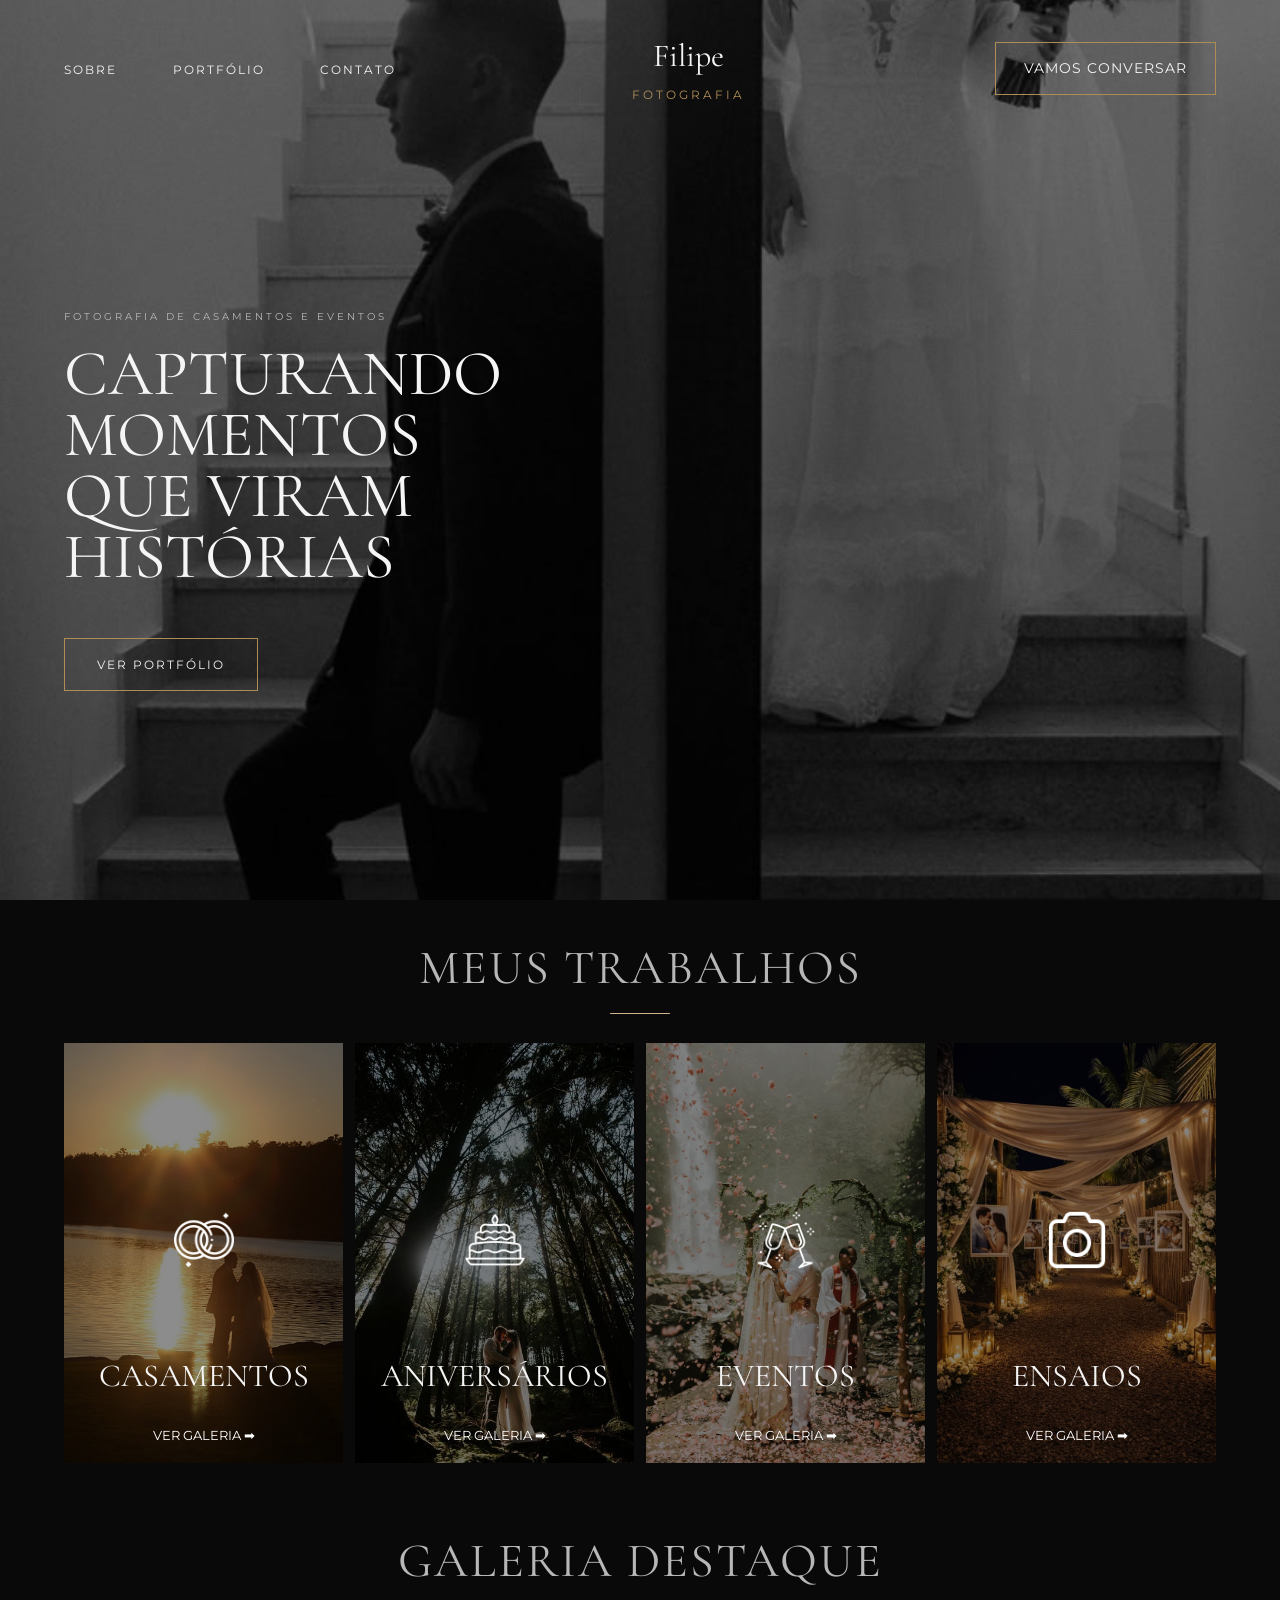
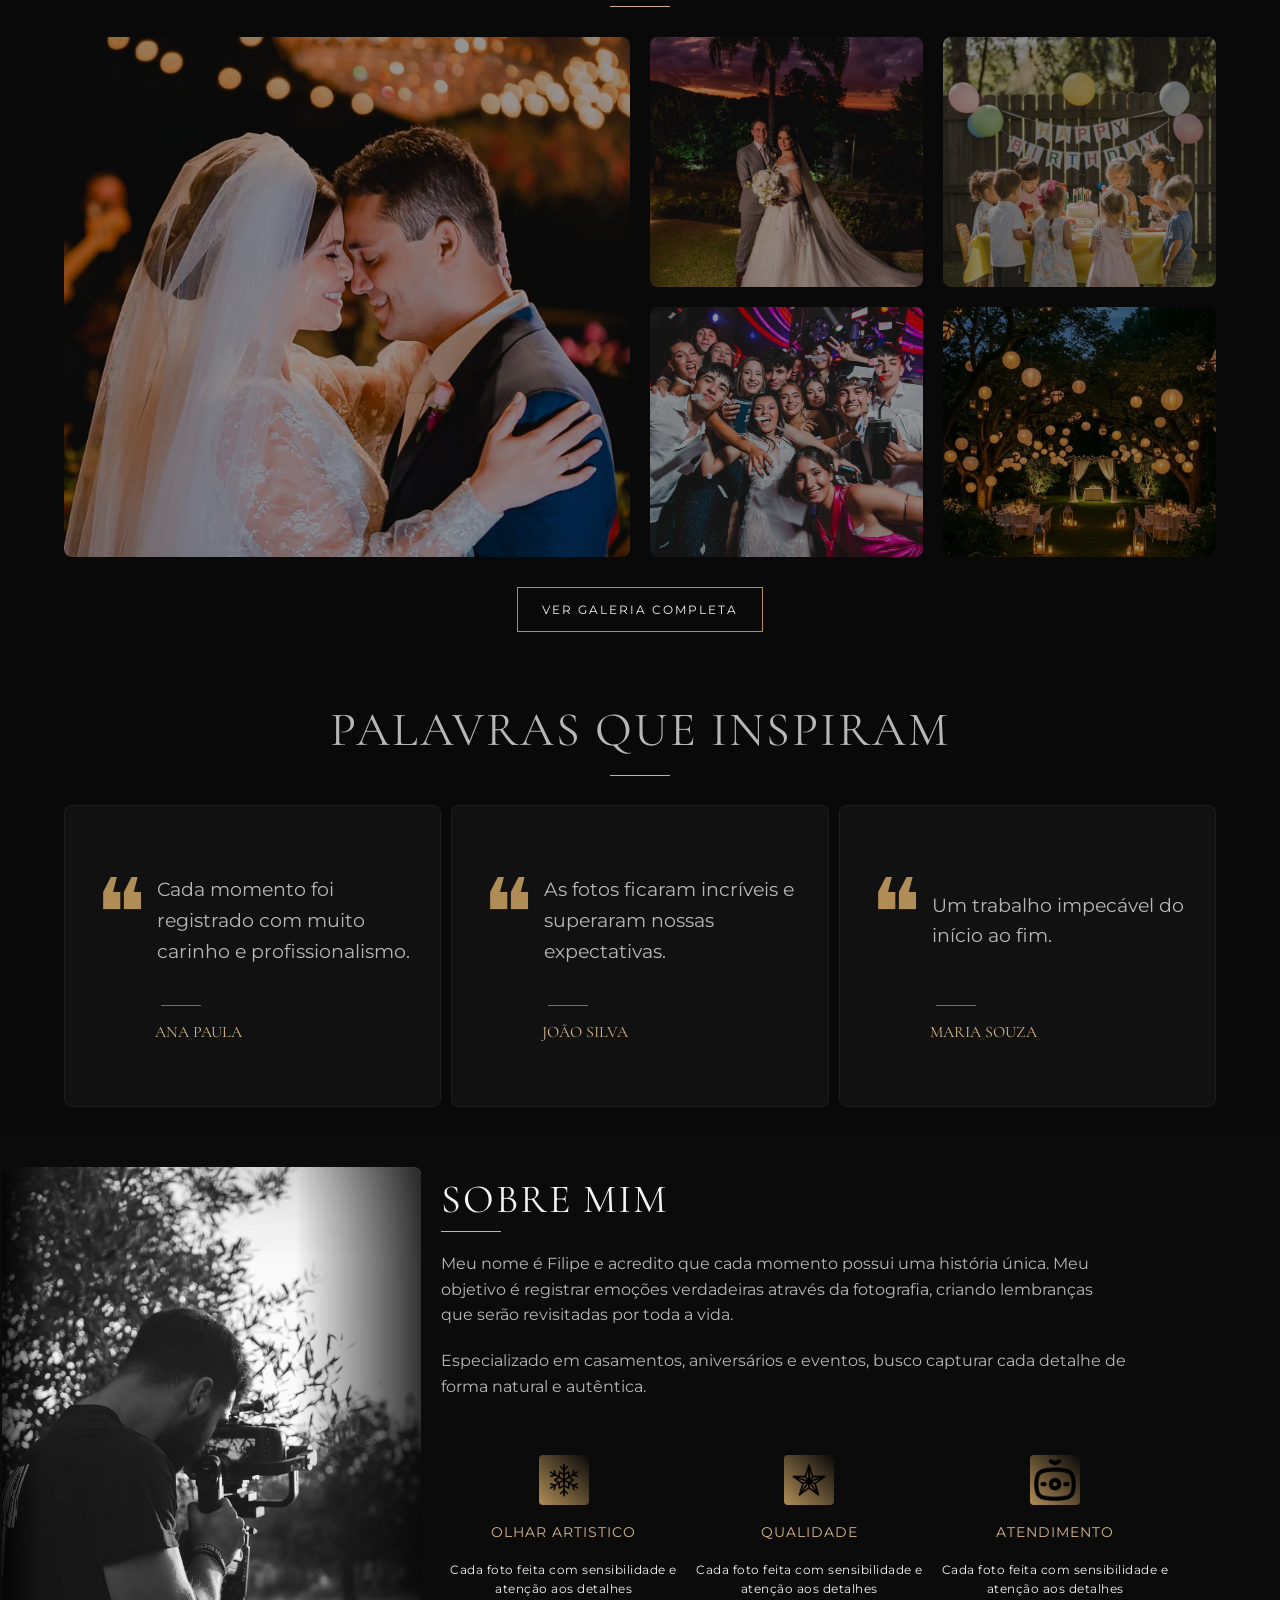
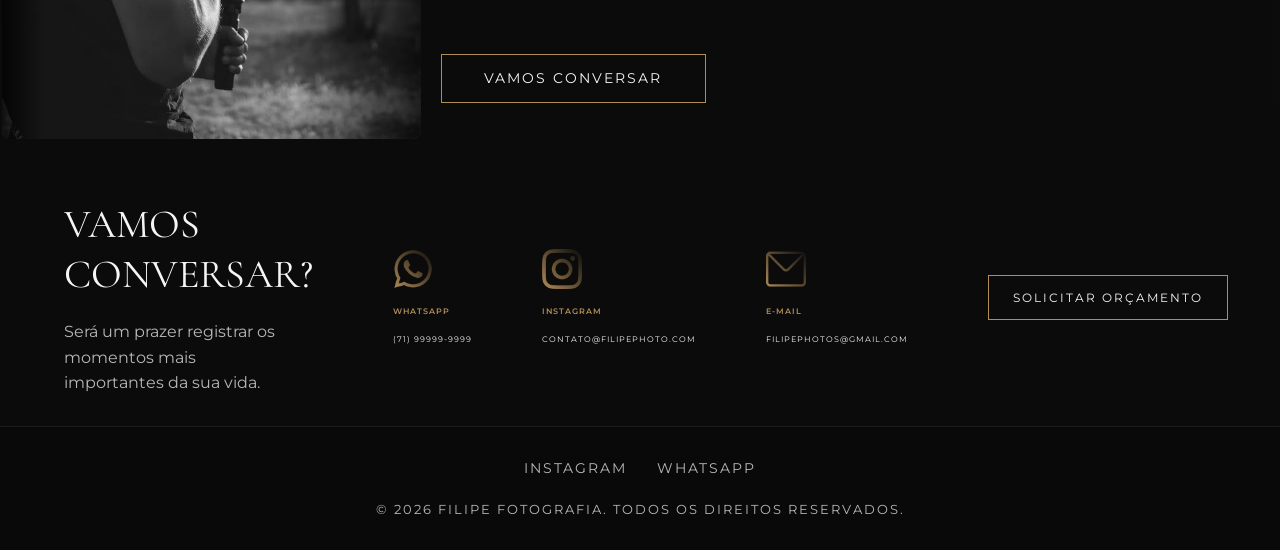
<file: index.html>
<!DOCTYPE html>
<html lang="pt-BR">
<head>
    <meta charset="UTF-8">
    <meta name="viewport" content="width=device-width, initial-scale=1.0">
    <meta name="description" content="Fotógrafo especializado em casamentos, aniversários e eventos.">
    <meta name="keywords" content="fotografia, casamento, eventos, aniversário">
    <meta name="author" content="Filipe Fotografia">
    <meta property="og:title" content="Filipe Fotografia">
    <meta property="og:description" content="Fotografia para casamentos, aniversários e eventos.">
    
    <meta name="author"
      content="Filipe Fotografia">

    <meta property="og:title"
        content="Filipe Fotografia">

    <meta property="og:description"
        content="Fotografia de casamentos, aniversários, eventos e ensaios.">

    <meta property="og:type"
        content="website">

    <meta property="og:image"
        content="./assets/images/Gallery/Photo04.jpg">

    <meta property="og:url"
        content="https://tiagoferreirago.github.io/portfolio_gallery/">

    <title>Filipe Fotografia</title>

    <link rel="icon" type="image/png" href="./assets/icon-page/camera_dourada.png">
    <link rel="stylesheet" href="./css/reset.css">
    <link rel="stylesheet" href="./css/variables.css">
    <link rel="stylesheet" href="./css/global.css">
    <link rel="stylesheet" href="./css/header.css">
    <link rel="stylesheet" href="./css/hero.css">
    <link rel="stylesheet" href="./css/portfolio.css">
    <link rel="stylesheet" href="./css/gallery.css">
    <link rel="stylesheet" href="./css/testimonials.css">
    <link rel="stylesheet" href="./css/about.css">
    <link rel="stylesheet" href="./css/contact.css">
    <link rel="stylesheet" href="./css/responsive.css">
    <link rel="stylesheet" href="./css/footer.css">

    <link rel="preconnect" href="https://fonts.googleapis.com">

    <link rel="preconnect"
        href="https://fonts.gstatic.com"
        crossorigin>

    <link href="https://fonts.googleapis.com/css2?family=Cormorant+Garamond:wght@300;400;500;600&family=Montserrat:wght@300;400;500;600&display=swap"
        rel="stylesheet">

</head>
<body>

    <header class="header"> 
        <div class="container">
            <nav class="header__nav">   
                <ul class="header__menu">
                    <li>
                        <a href="#about">Sobre</a>
                    </li>
                    <li>
                        <a href="#portfolio">Portfólio</a>
                    </li>
                    <li>
                        <a href="#contact">Contato</a>
                    </li>
                </ul>

                <div class="header__logo">
                    <h2>Filipe</h2>
                    <span>Fotografia</span>
                </div>

                <a href="#contact" class="header__button">Vamos Conversar</a>

                <button class="header__toggle" type="button" aria-label="Abrir menu">

                    <span></span>
                    <span></span>
                    <span></span>

                </button>

            </nav>

        </div>

    </header>

    <main>  
        <section id="hero" class="hero">
            
            <div class="hero__overlay"> 

            </div>
            <div class="container">
                <div class="hero__content">
                    <span class="hero__subtitle">
                        Fotografia de Casamentos e Eventos
                    </span>

                    <h1 class="hero__title">
                        <span>Capturando</span>
                        <span>Momentos</span>
                        <span>Que Viram</span>
                        <span>Histórias</span>
                    </h1>

                    <a href="#portfolio" class="hero__button">Ver Portfólio</a>
                </div>
            </div>

        </section>

        <section id="portfolio" class="portfolio">
            
            <div class="container">
                <div class="section-header">

                    <h2 class="section-header__title">
                        Meus Trabalhos
                    </h2>

                </div>

                <div class="portfolio__grid">   

                    <article class="portfolio__card">
                        <a href="./casamentos.html" class="portfolio__card">
                            <img src="./assets/images/Works/image01.jpg" alt="Casamento"> 

                            <div class="portfolio__overlay">

                                <div class="portfolio__content">

                                    <div class="portfolio__icon">
                                        <img src="./assets/icons/rings_9444307.png"  alt="Casamento"> 
                                    </div>

                                    <h3>Casamentos</h3>

                                    <span>Ver Galeria ➡</span>

                                </div>
                            </div>
                        </a>
                    </article>

                    <article class="portfolio__card">
                        <a href="./aniversarios.html" class="portfolio__card">
                            <img src="./assets/images/Works/image02.webp" width="24" height="24" alt="Aniversario">

                            <div class="portfolio__overlay">

                                <div class="portfolio__content">

                                    <div class="portfolio__icon">
                                        <img src="./assets/icons/food_15028204.png" alt="Aniversario">
                                    </div>

                                    <h3>Aniversários</h3>

                                    <span>Ver Galeria ➡</span>
                                </div>
                            </div>
                        </a>
                    </article>

                    <article class="portfolio__card"> 
                        <a href="./eventos.html" class="portfolio__card">  
                            <img src="./assets/images/Works/image03.webp" alt="Eventos">

                            <div class="portfolio__overlay">
                                <div class="portfolio__content">

                                    <div class="portfolio__icon">
                                        <img src="./assets/icons/happy_14231546.png " alt="Eventos">
                                    </div>

                                    <h3>Eventos</h3>

                                    <span>Ver Galeria ➡</span>
                                </div>
                            </div>
                        </a>
                    </article>

                    <article class="portfolio__card">
                        <a href="./ensaios.html" class="portfolio__card">
                            <img src="./assets/images/Works/image04.webp" alt="Ensaio">

                            <div class="portfolio__overlay">
                                <div class="portfolio__content">

                                    <div class="portfolio__icon">
                                        <img src="./assets/icons/camera_3394433.png" alt="Ensaio">  
                                    </div>

                                    <h3>Ensaios</h3>

                                    <span>Ver Galeria ➡</span>
                                </div>
                            </div>
                        </a>
                    </article>

                </div>

                <div class="portfolio__pagination">

                    <span class="portfolio__dot active"></span>
                    <span class="portfolio__dot"></span>
                    <span class="portfolio__dot"></span>
                    <span class="portfolio__dot"></span>

                </div>

            </div>

        </section>

        <section id="gallery" class="gallery">
            <div class="container">

                <div class="section-header">
                    <h2 class="section-header__title">GALERIA DESTAQUE</h2>
                </div>

                <div class="gallery__grid">

                    <div class="gallery__item gallery__item--large">
                        <img src="./assets/images/Gallery/Photo01.jpg" alt="Foto do Casal">
                    </div>

                    <div class="gallery__item">
                        <img src="./assets/images/Gallery/Photo02.jpg" alt="Foto do Casal">
                    </div>

                    <div class="gallery__item">
                        <img src="./assets/images/Gallery/Photo03.jpg" alt="Aniversario infantil">
                    </div>

                    <div class="gallery__item">
                        <img src="./assets/images/Gallery/Photo04.jpg" alt="Foto de Amigo em uma festa">
                    </div>

                    <div class="gallery__item">
                        <img src="./assets/images/Gallery/Photo05.jpg" alt="Arrumação de Casamento com Luzes">
                    </div>  
                   
                </div>

                 <div class="gallery__footer">
                        <a href="./portfolio.html" class="gallery__button">Ver Galeria Completa</a>
                </div>


            </div>
        </section>

        <section id="testimonials" class="testimonials">

            <div class="container">

                <div class="section-header">

                    <h2 class="section-header__title">
                        Palavras que inspiram
                    </h2>
                </div>

                <div class="testimonials__grid">

                    <article class="testimonial">

                        <p class="testimonial__text">
                    
                            <span class="testimonial__aspas">❝</span> Cada momento foi registrado com muito carinho e profissionalismo.
                            
                        </p>

                        <h3 class="testimonial__author">
                            Ana Paula
                        </h3>
                        
                    </article>

                    <article class="testimonial">

                        <p class="testimonial__text">

                            <span class="testimonial__aspas">❝</span> As fotos ficaram incríveis e superaram nossas expectativas.
                       
                        </p>

                        <h3 class="testimonial__author">
                           João Silva
                        </h3>

                    </article>

                    <article class="testimonial">

                        <p class="testimonial__text">

                            <span class="testimonial__aspas">❝</span>Um trabalho impecável do início ao fim.
                       
                        </p>

                        <h3 class="testimonial__author">
                            Maria Souza
                        </h3>

                    </article>

                </div>

                <div class=" testimonials__pagination">

                    <span class="testimonials__dot active"></span>
                    <span class="testimonials__dot"></span>
                    <span class="testimonials__dot"></span>
                    
                </div>

            </div>
            
        </section>

        <section id="about" class="about">

            <div class="container">

                <div class="about__content">
                    
                    <div class="about__image">

                        <img src="./assets/images/About/foto_perfil.jpg" alt="Foto do Fotografo Filipe">

                    </div>

                    <div class="about__text">

                        <h2 class="section-about__title">
                            Sobre Mim
                        </h2>

                         <p>
                            Meu nome é Filipe e acredito que cada momento possui uma história única.
                            Meu objetivo é registrar emoções verdadeiras através da fotografia,
                            criando lembranças que serão revisitadas por toda a vida.
                        </p>

                        <p>
                            Especializado em casamentos, aniversários e eventos,
                            busco capturar cada detalhe de forma natural e autêntica.
                        </p>

                    </div>

                    <div class="about__skills">
                        <div class="persona__skills">
                            <img src="./assets/images/skills/floco.png" alt="Foto do Fotografo Filipe">

                            <span class="about__skills-text">
                                Olhar Artistico
                            </span>

                            <span class="about__skills-subtitle">
                                Cada foto feita com sensibilidade e atenção aos detalhes
                            </span>
                        </div>
                        <div class="persona__skills">
                            <img src="./assets/images/skills/estrela.png" alt="Foto do Fotografo Filipe">

                            <span class="about__skills-text">
                                Qualidade
                            </span>

                            <span class="about__skills-subtitle">
                                Cada foto feita com sensibilidade e atenção aos detalhes
                            </span>
                        </div>
                        <div class="persona__skills">
                            <img src="./assets/images/skills/camera.png" alt="Foto do Fotografo Filipe">

                            <span class="about__skills-text">
                                Atendimento
                            </span>

                            <span class="about__skills-subtitle">
                                Cada foto feita com sensibilidade e atenção aos detalhes
                            </span>
                            
                        </div>
                    </div>
                    <a href="#contact" class="about__button">Vamos Conversar</a>

                </div>

            </div>
            
        </section>

        <section id="contact" class="contact">

            <div class="container">

                <div class="contact__content">

                    <div class="contact__title">

                        <h2 class="section-contact__title">
                            Vamos Conversar?
                        </h2>

                         <p class="contact__description">
                             Será um prazer registrar os momentos mais importantes da sua vida.
                         </p>

                    </div>

                    <div class="contact__links">

                        <span class="contact__icon contact__icon--whatsapp">
                            <img src="./assets/icons-social-media/whatsapp.png" alt="icone do whatsapp">
                            <a href="https://wa.me/5500000000000" target="_blank">WhatsApp</a>
                            <a href="https://wa.me/5500000000000" target="_blank">(71) 99999-9999</a>
                        </span>

                        <span class="contact__icon contact__icon--instagram">
                            <img src="./assets/icons-social-media/instagram.png" alt="icone do Instagram">
                            <a href="https://instagram.com/seuusuario" target="_blank">Instagram</a>
                            <a href="https://instagram.com/seuusuario" target="_blank">contato@filipephoto.com</a>
                        </span>

                        <span class="contact__icon contact__icon--email">
                            <img src="./assets/icons-social-media/mensagem.png" alt="icone do Email">
                            <a href="mailto:contato@email.com">E-mail</a>
                            <a href="mailto:contato@email.com">filipephotos@gmail.com</a>
                        </span>    

                    </div>
                    <div class="contact__button">
                        <a class="contact-button__title" href="https://wa.me/5500000000000" target="_blank">
                            Solicitar Orçamento
                        </a>
                    </div>

                </div>

            </div>
            
        </section>
    </main>

    <footer class="footer">

        <div class="container">

            <div class="footer__social">

                <a href="https://instagram.com/seuusuario" target="_blank">
                    Instagram
                </a>

                <a href="https://wa.me/5500000000000" target="_blank">
                    WhatsApp
                </a>

            </div>

            <p class="footer__copyright">
                © 2026 Filipe Fotografia. Todos os direitos reservados.
            </p>

        </div>

    </footer>
    <script src="./js/main.js"></script>
</body>
</html>
</file>
<file: css/variables.css>
:root {

    --color-background: #090909;
    --color-surface: #111111;
    --color-surface-gold: rgb(18, 16, 16, 0.4);

    --color-gold-light: #D2B48C;
    --color-gold: #B08D57;
    --color-gold-dark: #8C6A43;

    --color-text: #F5F5F5;
    --color-text-secondary: #B7B7B7;

    /*fontes*/

    --font-title: "Cormorant Garamond", serif;
    --font-body: "Montserrat", sans-serif;

    /*containers*/

    --container-width: 1200px;

    --section-padding: 30px;
}
</file>
<file: css/global.css>
/** {
    outline: 1px solid red;
}*/

body {
    background-color: var(--color-background);
    color: var(--color-text);
    font-family: var(--font-body);
    line-height: 1.6;
}

.container {

    width: 100%;
    max-width: var(--container-width);
    margin: 0 auto;
    padding: 0 24px;
}

section {

    padding: var(--section-padding) 0;
}

h1,
h2,
h3,
h4 {

    font-family: var(--font-title);
    font-weight: 400;
}
</file>
<file: css/header.css>
.header {

    position: absolute;
    top: 0;
    left: 0;
    width: 100%;
    z-index: 100;
    padding: 30px 0;
}

.header__nav {

    display: flex;
    align-items: center;
   
}

.header__menu {

    flex: 0.4;
    display: flex;
    justify-content: space-between;
    
}

.header__menu a {

    color: var(--color-text);
    font-size: 0.75rem;
    text-transform: uppercase;
    letter-spacing: 2px;
    margin-right: 1px;
   
}

.header__menu a:hover {

    color: var(--color-background);
    background-color: var(--color-gold);

}

.header__logo {

    flex: 0.7;
    text-align: center;
    margin-right: 15px;
}

.header__logo h2 {

    font-size: 2rem;
    color: var(--color-text);
}

.header__logo span {

    font-size: 0.75rem;
    letter-spacing: 3px;
    text-transform: uppercase;
    color: var(--color-gold)
}

.header__button {

    padding: 14px 28px;
    border: 1px solid var(--color-gold);
    color: var(--color-text);
    text-transform: uppercase;
    letter-spacing: 1px;
    transition: 0.3s;
    font-size: 14px;
    margin-left: auto;
    width: auto;
    max-width: none;
    

}

.header__button:hover {

    background-color: var(--color-gold);
    color: var(--color-background);
}

.header__toggle {
    display: none;
    flex-direction: column;
    justify-content: center;
    gap: 4px;
    background: transparent;
    border: 0;
    cursor: pointer;
    padding: 0;
}

.header__toggle span {
    display: block;
    width: 24px;
    height: 2px;
    background-color: var(--color-text);
    transition: 0.3s ease;
}

.header__toggle.active span:nth-child(1) {
    transform: rotate(45deg) translate(5px, 5px);
}

.header__toggle.active span:nth-child(2) {
    opacity: 0;
}

.header__toggle.active span:nth-child(3) {
    transform: rotate(-45deg) translate(5px, -5px);
}

.section-header__title {

    text-transform: uppercase;
    letter-spacing: 2px;
}
</file>
<file: css/hero.css>
.hero {

    position: relative;
    min-height: 100vh;
    display: flex;
    align-items: center;
    background-image: url("../assets/images/fundo_hero.jpg");
    background-size: cover;
    background-position: center;
}

.hero__overlay {

    position: absolute;
    inset: 0;
    background: rgba(0, 0, 0, 0.45);
}

.hero__content {

    padding-top: 120px;
    position: relative;
    z-index: 2;
    max-width: 600px;
}

.hero__subtitle {

    display: block;
    margin-bottom: 20px;
    color: var(--color-text-secondary);
    text-transform: uppercase;
    letter-spacing: 3px;
    font-size: 0.6rem;
}

.hero__title {

    text-transform: uppercase;
    font-size: 4rem;
    line-height: 0.95;
    margin-bottom: 50px;
}

.hero__title span {

    display: block;
}

.hero__button {

    display: inline-block;
    padding: 16px 32px;
    border: 1px solid var(--color-gold);
    color: var(--color-text);
    text-transform: uppercase;
    letter-spacing: 2px;
    transition: 0.3s;
    font-size: 12px;
    margin-bottom: 20px;
}

.hero__button:hover {

    background: var(--color-gold);
    color: var(--color-background);
}
</file>
<file: css/portfolio.css>
.section-header {

    text-align: center;
    margin-bottom: 30px;
}

.section-header__title {

    font-size: 3rem;
    text-transform: uppercase;
    color: var(--color-text-secondary);

}

.section-header__title:after {

    content: "";
    display: block;
    width: 60px;
    height: 0.5px;
    background-color: var(--color-gold-light);
    margin: 6px auto 0;
    border-radius: 2px;

}

.portfolio__grid {

    display: grid;
    grid-template-columns: repeat(4, 1fr);
    gap: 12px;
    max-width: 100%;
    margin: 0 auto;
}

.portfolio__card {

    position: relative;
    overflow: hidden;
    height: 420px;
    cursor: pointer;
    
}

.portfolio__card img {

    width: 100%;
    height: 100%;
    object-fit: cover;
    transition: transform 0.5s ease;
}

.portfolio__overlay {

    position: absolute;
    inset: 0;
    background: rgba(0, 0, 0, 0.45);
    display: flex;
    justify-content: center;
    align-items: center;
    text-transform: uppercase;
}

.portfolio__overlay h3 {

    font-size: 2rem;
    color: var(--color-text);
}

.portfolio__card:hover img {

    transform: scale(1.08);
}

.portfolio__icon {

    display: flex;
    justify-content: center;
    align-items: center;
    padding-top: 150px;
}
.portfolio__icon img{

    max-width: 60px;
    width: 100%;
    height: auto;
    filter: brightness(0) invert(1);
}

.portfolio__content h3 {

    margin-top: 80px;
}

.portfolio__content span {

    display: flex;
    justify-content: center;
    align-items: center;
    padding-top: 15px;
    color: white;
    font-size: 0.8rem;
}

.portfolio__content h3 {
  position: relative;
  display: inline-block;
  margin-bottom: 10px;
}

.portfolio__pagination {

    display: none;

}

.portfolio__dot.active {

    width: 24px;
    border-radius: 20px;
}
</file>
<file: css/gallery.css>
.gallery__grid {

    display: grid;
    grid-template-columns: repeat(4, 1fr);
    grid-auto-rows: 250px;
    gap: 20px;
}

.gallery__item--large {

    grid-column: span 2;
    grid-row: span 2;
}

.gallery__item {

    overflow: hidden;
    border-radius: 8px;
}

.gallery__item img {

    width: 100%;
    height: 100%;
    object-fit: cover;
    transition: transform 0.5s ease;
    filter: brightness(0.6 );
}

.gallery__item:hover img {

    transform: scale(1.05);
}

.gallery__footer {

    display: flex;
    justify-content: center;
    align-items: center;
    width: 100%;
    text-align: center;
    margin-top: 30px;
}

.gallery__button {

    display: inline-block;
    padding: 12px 24px;
    border: 1px solid var(--color-gold);
    color: var(--color-text);
    text-transform: uppercase;
    letter-spacing: 2px;
    transition: 0.3s;
    font-size: 12px;
}

.gallery__button:hover {

    background-color: var(--color-gold);
    color: var(--color-background);
}
</file>
<file: css/testimonials.css>
.testimonials__grid {

    display: grid;
    grid-template-columns: repeat(3, 1fr);
    gap: 10px;
}

.testimonial {

    background-color: var(--color-surface);
    padding: 30px;
    border: 1px solid rgba(255, 255, 255, 0.05);
    border-radius: 8px;
}

.testimonial__aspas {

    color: var(--color-gold);
    font-size: 6.0rem;
    margin-right: 10px;
    margin-bottom: 15px;
}

.testimonial__text {

    display: flex;
    align-items: center;
    color: var(--color-text-secondary);
    font-size: 1.2rem;

}

.testimonial__author {
    text-align: start;
    color: var(--color-text);
    margin-bottom: 30px;  
    margin-left: 60px;
    text-transform: uppercase;
    color: var(--color-gold-light);
    font-size: medium;
 
}

.testimonial__author::before {

    position: relative;
    display: inline-block;
    content: "";
    display: block;
    width: 40px;           
    height: 0.5px;          
    background-color: var(--color-gold-dark);
    margin: auto 6px 0;    
    border-radius: 2px;    
    margin-bottom: 15px;
}

.testimonial__pagination {

    display: none;
}
</file>
<file: css/about.css>
.about {

    background-color: var(--color-surface-gold);
}

.about .container {
  max-width: 100%;   
  padding: 0 2px;        
}

.about__content {

    display: grid;
    grid-template-columns: 1fr 2fr;
    grid-template-rows: auto auto auto;
    grid-template-areas: "image text" "image skills" "image button";
    align-items: start;
    gap: 20px;
}

.section-about__title {

    text-transform: uppercase;
    letter-spacing: 2px;
    font-size: 2.5rem;
}

.section-about__title::after {

    content: "";
    display: block;
    height: 0.5px;
    width: 60px;
    background-color: var(--color-gold-light);
    border-radius: 2px;
}

.about__image {

    grid-area: image;
    position: relative;
}

.about__image::after {
  content: "";
  position: absolute;
  inset: 0; 
  background: linear-gradient(
    to right,
    rgba(0,0,0,0.8) 0%,   
    transparent 10%,      
    transparent 70%,      
    rgba(0,0,0,0.8) 100%  
  );
  border-radius: 8px;    
  pointer-events: none;   
}
.about__image img {

    width: 100%;
    height: auto;
    max-width: 450px;
    border-radius: 8px;
    object-fit: cover;
    filter: grayscale(100%);
  
}

.about__text {

    grid-area: text;
}

.about__text p {

    margin-top: 20px;
    color: var(--color-text-secondary);
    padding-right: 150px;

}

.about__skills {

    display: flex;         
    justify-content: center; 
    align-items: center;
    padding-right: 100px;   
       
}

.about__button {

    grid-area: button;
    display: inline-block;
    border: 1px solid var(--color-gold);
    padding: 12px 24px;
    color: var(--color-text);
    text-transform: uppercase;
    letter-spacing: 2px;
    transition: 0.3s;
    width: 100%;
    height: auto;
    max-width: 265px;
    font-size: 14px;
    text-align: center;
}

.about__button:hover {

    background-color: var(--color-gold);
    color: var(--color-background);
}

.persona__skills img {

    width: 100%;
    height: auto;
    border-radius: 4px;
    object-fit: cover;
    max-width: 50px;
    background: linear-gradient(45deg, var(--color-gold), var(--color-background));
    -webkit-text-fill-color: transparent;
}

.persona__skills {

    display: flex;
    flex-direction: column;
    text-align: start;
    align-items: center;
    gap: 16px;
    
}

.about__skills-text {

    color: var(--color-gold-light);
    text-transform: uppercase;
    letter-spacing: 1px;
    font-size: 14px
}

.about__skills-subtitle {

    font-size: 12px;
    letter-spacing: 0.5px;
    text-align: center;
}
</file>
<file: css/contact.css>
.contact {

    text-align: initial;
    background-color: var(--color-surface-gold);
}

.contact__content {

    display: grid;
    grid-template-columns: 1fr 1fr 1fr;
    gap: 80px;
        
}

.section-contact__title{

    font-size: 2.5rem;
    color: var(--color-text);
    text-transform: uppercase;
    line-height: 50px;
    text-align: start;
    padding-bottom: 20px;

}

.contact__title {

    width: 100%;
    height: auto;
    max-width: 400px;
}

.contact__description {

    max-width: 550px;
    margin-right: 20px ;
    color: var(--color-text-secondary);
}

.contact__links {

    display: flex;
    justify-content: center;
    align-items: center;
    gap: 70px;
    text-transform: uppercase;
    letter-spacing: 2px;
    font-size: 12px;
}

.contact__links a {

    color: var(--color-text);
    transition: 0.3s;
    font-size: 8px;
}

.contact__links a:hover {

    color: var(--color-gold);
}

.contact-button__title{

    display: inline-block;
    border: 1px solid var(--color-gold);
    color: var(--color-text);
    text-transform: uppercase;
    letter-spacing: 2px;
    transition: 0.3s;
    padding: 12px 24px;
    font-size: 12px;
    max-width: 250px;
    width: auto;
    white-space: nowrap;
}
.contact__button {

   display: flex;
   align-items: center;

}
.contact-button__title:hover {

    background-color: var(--color-gold);
    color: var(--color-background);
}

.contact__icon {
    display: flex;
    align-items: flex-start;
    flex-direction: column;
    gap: 16px;
    letter-spacing: 1px;
    font-size: 12px;
}

.contact__icon::before {
    content: "";
    width: 40px;
    height: 40px;
    flex-shrink: 0;
    background: linear-gradient(45deg, var(--color-gold) 0%, var(--color-background) 100%);
    -webkit-mask-repeat: no-repeat;
    mask-repeat: no-repeat;
    -webkit-mask-position: center;
    mask-position: center;
    -webkit-mask-size: contain;
    mask-size: contain;
}

.contact__icon--whatsapp::before {
    -webkit-mask-image: url("../assets/icons-social-media/whatsapp.png");
    mask-image: url("../assets/icons-social-media/whatsapp.png");
}

.contact__icon--instagram::before {
    -webkit-mask-image: url("../assets/icons-social-media/instagram.png");
    mask-image: url("../assets/icons-social-media/instagram.png");
}

.contact__icon--email::before {
    -webkit-mask-image: url("../assets/icons-social-media/mensagem.png");
    mask-image: url("../assets/icons-social-media/mensagem.png");
}

.contact__icon img {
    display: none;
}

.contact__icon a {
    display: block;
    white-space: nowrap;
}

.contact__icon > a:first-of-type {
    color: var(--color-gold);
    font-weight: 600;
}
</file>
<file: css/responsive.css>
@media (max-width: 1200px) {

    .header {
        padding: 20px 0;
    }

    .header__nav {
        position: relative;
        justify-content: space-between;
        align-items: center;
    }

    .header__toggle {
        display: flex;
    }

    .header__menu {
        display: none;
        position: absolute;
        top: calc(100% + 12px);
        left: 0;
        right: 0;
        flex-direction: column;
        align-items: center;
        gap: 16px;
        padding: 20px;
        color:blue;
        background-color: rgba(10, 10, 10, 0.96);
        border: 1px solid var(--color-gold);
        opacity: 0;
        visibility: hidden;
        transform: translateY(-10px);
        transition: 0.3s ease;
        pointer-events: none;
    }

    .header__menu.active {
        display: flex;
        opacity: 1;
        visibility: visible;
        transform: translateY(0);
        pointer-events: auto;
    }

    .header__menu a {
        margin-right: 0;
    }

    .header__logo {
        flex: 1;
        text-align: rightcenter;
        margin-right: 0;
    }

    .header__button {
        display: none;
    }
    /*-------------------------------------------*/

    .portfolio__grid {

        grid-template-columns: repeat(2, 1fr);
    }
    /*-------------------------------------------*/

    .testimonials__grid {

        grid-template-columns: repeat(2, 1fr);

    }

    /*-------------------------------------------*/

    .about__content {

        grid-template-columns: 1fr;
        grid-template-areas: "image" "text" "skills" "button";
        justify-content: center;
        text-align: center;
        

    }

    .about__text p {

        padding-right: 0;

    }

    .about__skills {

        padding-right: 0;
        flex-wrap: nowrap;
        gap: 1px;
        padding-top: 30px;
    }

    .about__skills__subtitle {

        flex-wrap: wrap;
    }

    .about__image img {

        max-width: 99.5%;
        width: 100%;
        padding-left: 10px;
        max-height: 800px;

    }

    .about__button {

        margin: 30px 0px 0px 20px;

    }
    .section-about__title {

        text-align: center;

    }

  .section-about__title::after {

        margin: 8px auto 0; 

    }
    /*-------------------------------------------*/

    .contact__content {
        grid-template-columns: 1fr 1fr;
        gap: 40px;
        grid-template-areas: "title links" "button button";

    }
    .contact__title {
        
        max-width: 100%;

        margin: 0 auto;

        grid-area: title; 
    
    }
     .section-contact__title {

        text-align: center;

    }

    .contact__links {
        
        grid-area: links; 
    
    }

    .contact__button {
        justify-content: center; 
        grid-area: button;
    }

    .gallery-page .header__nav {

        justify-content: space-between;
        gap: 0;
    }

    .gallery-page .header__logo {

        margin-right: 0;
        padding: 0;
    }

    .section-header__title {

        font-size: 2rem;
    }

    
}


@media (max-width: 768px) {

    

    .hero {
        min-height: 85vh;
        background-position: center center;
    }

    .hero__content {
        padding-top: 100px;
        max-width: 100%;
    }

    .hero__subtitle {
        font-size: 0.7rem;
        letter-spacing: 2px;
        margin-bottom: 16px;
    }

    .hero__title {
        font-size: 2rem;
        margin-bottom: 32px;
    }

    .hero__button {
        padding: 14px 24px;
        font-size: 0.8rem;
    }

    .section-header__title {

        font-size: 2rem;

    }

    .portfolio__grid {

        display: flex;
        gap: 16px;
        overflow-x: auto;
        scroll-snap-type: x mandatory;
        scrollbar-width: none;
        -ms-overflow-style: none;
    }

    .portfolio__grid::-webkit-scrollbar {

        display: none;

    }

    .portfolio__card {

        flex: 0 0 85%;
        scroll-snap-align: center;
    }

    .portfolio__pagination {

        display: flex;

        justify-content: center;

        align-items: center;

        gap: 10px;

        margin-top: 20px;

    }

    .portfolio__dot {

        width: 10px;

        height: 10px;

        border-radius: 50%;

        background-color: rgba(255,255,255,0.3);

        transition: all 0.3s ease;

    }

    .portfolio__dot.active {

        background-color: var(--color-gold);

        transform: scale(1.2);

    }   

    .gallery__grid {

        gap: 10px;
    }

    .testimonials__grid {

        display: flex;
        overflow-x: auto;
        scroll-snap-type: x mandatory;
        gap: 20px;
        scrollbar-width: none;
        -ms-overflow-style: none;
    }

    .testimonials__grid::-webkit-scrollbar {

        display: none;
    }

    .testimonial__aspas {

        font-size: 4rem;

    }

    .testimonial__author {

        margin-left: 0;
        margin-top: 20px;

    }

    .testimonial__text {

        font-size: 1rem;
        text-wrap: wrap;

    }

    .testimonial {

        flex: 0 0 100%;
        scroll-snap-align: center;
        padding: 25px;
    }

    .testimonials__pagination {

        display: flex;
        justify-content: center;
        gap: 10px;
        margin-top: 20px;

    }

    .testimonials__dot {

        width: 10px;
        height: 10px;
        border-radius: 50%;
        background-color: rgba(255, 255, 255, 0.3);
        transition: all 0.3s ease;
    }

    .testimonials__dot.active {

        width: 24px;
        border-radius: 20px;
        background-color: var(--color-gold-light);

    }

    .section-about__title {
        
        text-align: center;

    }
  .section-about__title::after {
       
        margin: 8px auto; 
    }

    .about__text p {

        font-size: 1rem;
        line-height: 1.8;

    }

    .about__skills {

        flex-direction: column;
        gap: 40px;

    }

    .about__button {

        max-width: 100%;
    }

    .about__image::after {

        background: rgba(0, 0, 0, 0.25);

    }

    .about__button {

        display: none;
        
    }

    .contact {

        margin-top: 150px;
    }
    .contact__content {


        display: grid;
        grid-template-columns: 1fr;
        grid-template-areas: "title" "links" "button";
        text-align: center;
        background-color: var(--color-surface-gold);

    }

    .contact__title {

        grid-area: title;
        max-width: 90%;
        margin: 0 auto;
        width: 100%;

    }

    .section-contact__title {

        text-align: center;

    }

    .contact__links {

        grid-area: links;
        display: flex;
        justify-content: center;
        gap: 30px;
        padding: 100px 0px 100px 0px;
        height: 100%;
        max-height: 80%;
        align-items: center;
        border-bottom: 1px solid rgba(255,255,255,0.1);
        border-top: 1px solid rgba(255,255,255,0.1);

    }

    .contact__icon {

        gap: 10px;
        align-items: center;
        text-align: center;

    }

    .contact__icon a:last-child {

        display: none;

    }

    .contact__icon::before {

        width: 30px;
        height: 30px;

    }

     .contact__button {

        grid-area: button;
        justify-content: center;
        height: 100%;
        max-height: 95%;
    }

    .contact-button__title {

        width: 100%;
        max-width: auto;

    }

     .gallery-page .header__nav {

        justify-content: space-between;
        gap: 0;
    }

    .gallery-page .header__logo {

        margin-right: 0;
        padding: 0;
    }

   .gallery-hero__description {

        font-size: 1rem;
        line-height: 1.4;
        max-width: 100%;

    }

    .gallery-hero__title {

        font-size: 3rem;
    }

}

@media (max-width: 992px) {

    .gallery-showcase__grid {

        grid-template-columns: repeat(2, 1fr);
    }

}
</file>
<file: css/footer.css>
.footer {

    background-color: var(--color-background);
    border-top: 1px solid rgba(255,255,255,0.08);
    padding: 30px 0;
    text-transform: uppercase;
    letter-spacing: 2px;

}

.footer .container {

    display: flex;
    flex-direction: column;
    align-items: center;
    gap: 20px;

}

.footer__social {

    display: flex;
    gap: 30px;

}

.footer__social a {

    color: var(--color-text-secondary);
    font-size: 0.9rem;
    transition: 0.3s;

}

.footer__social a:hover {

    color: var(--color-gold);

}

.footer__copyright {

    color: var(--color-text-secondary);
    font-size: 0.8rem;
    text-align: center;

}
</file>
